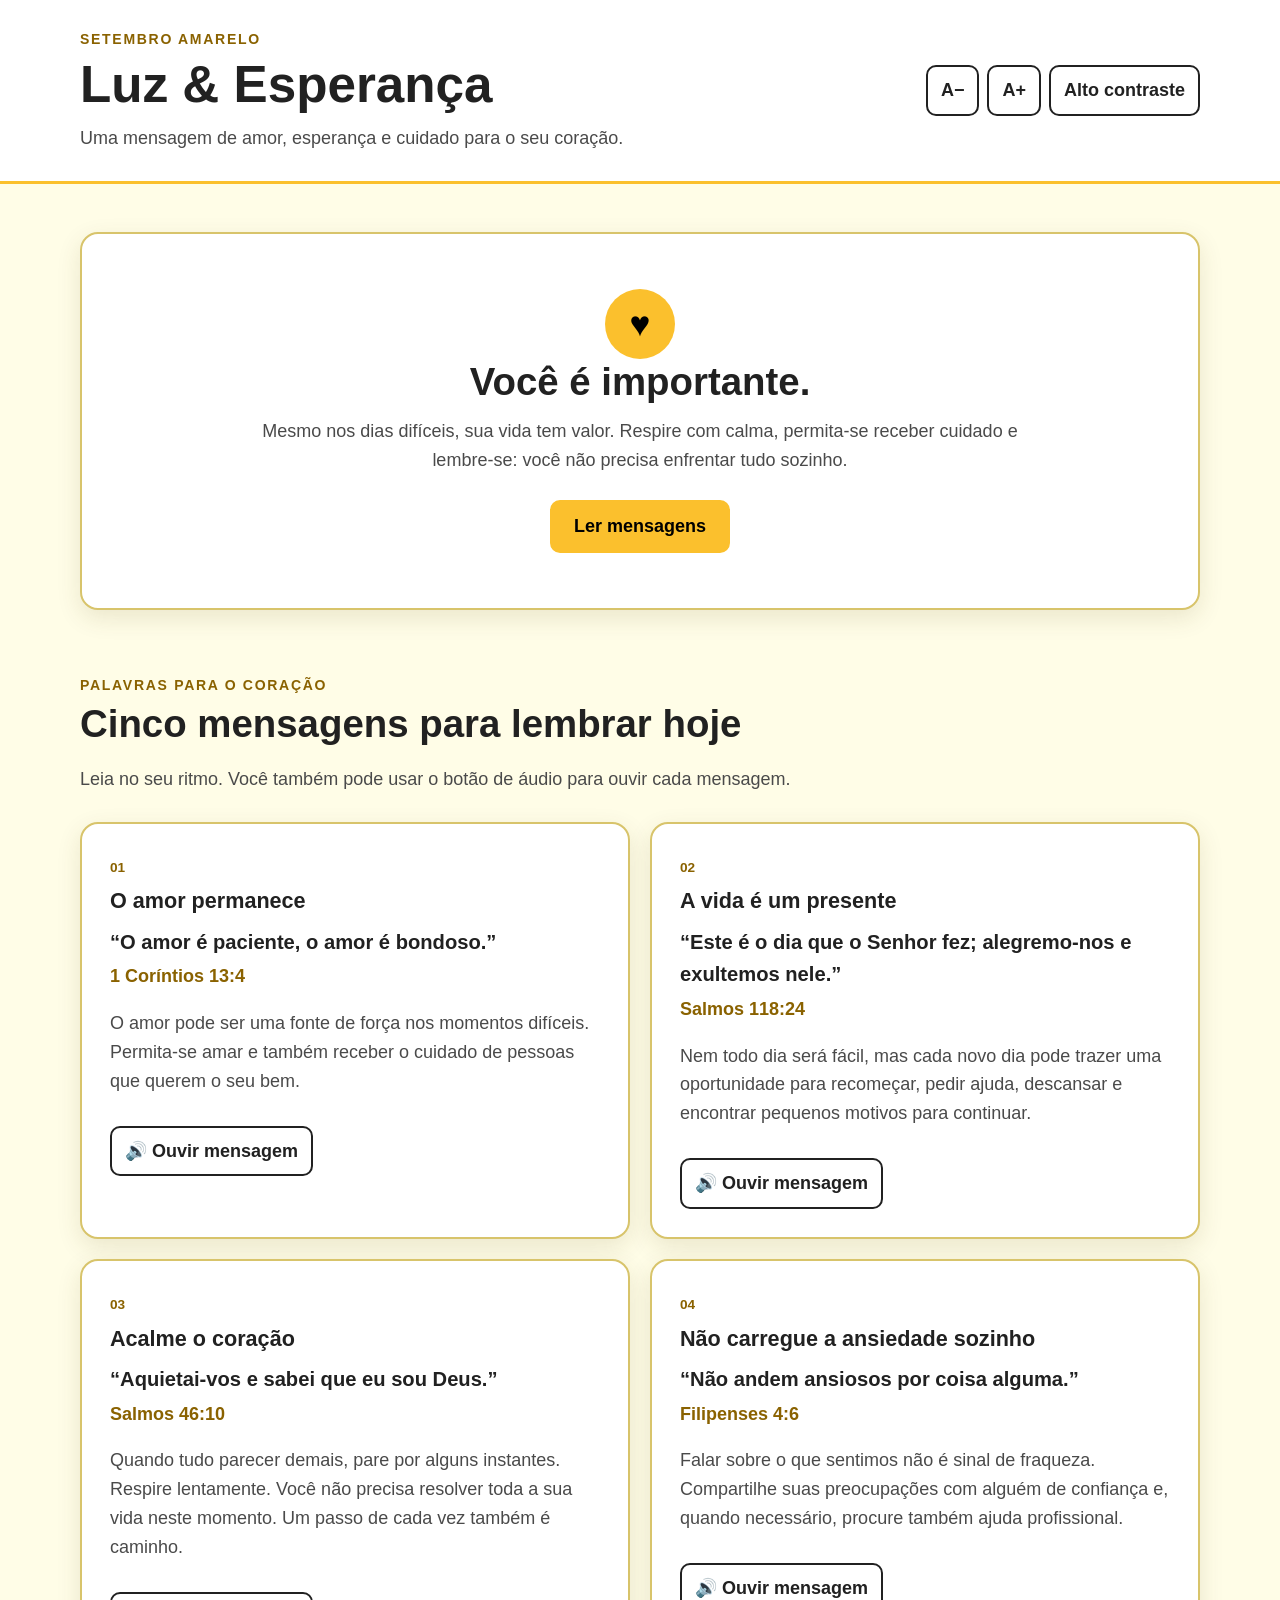
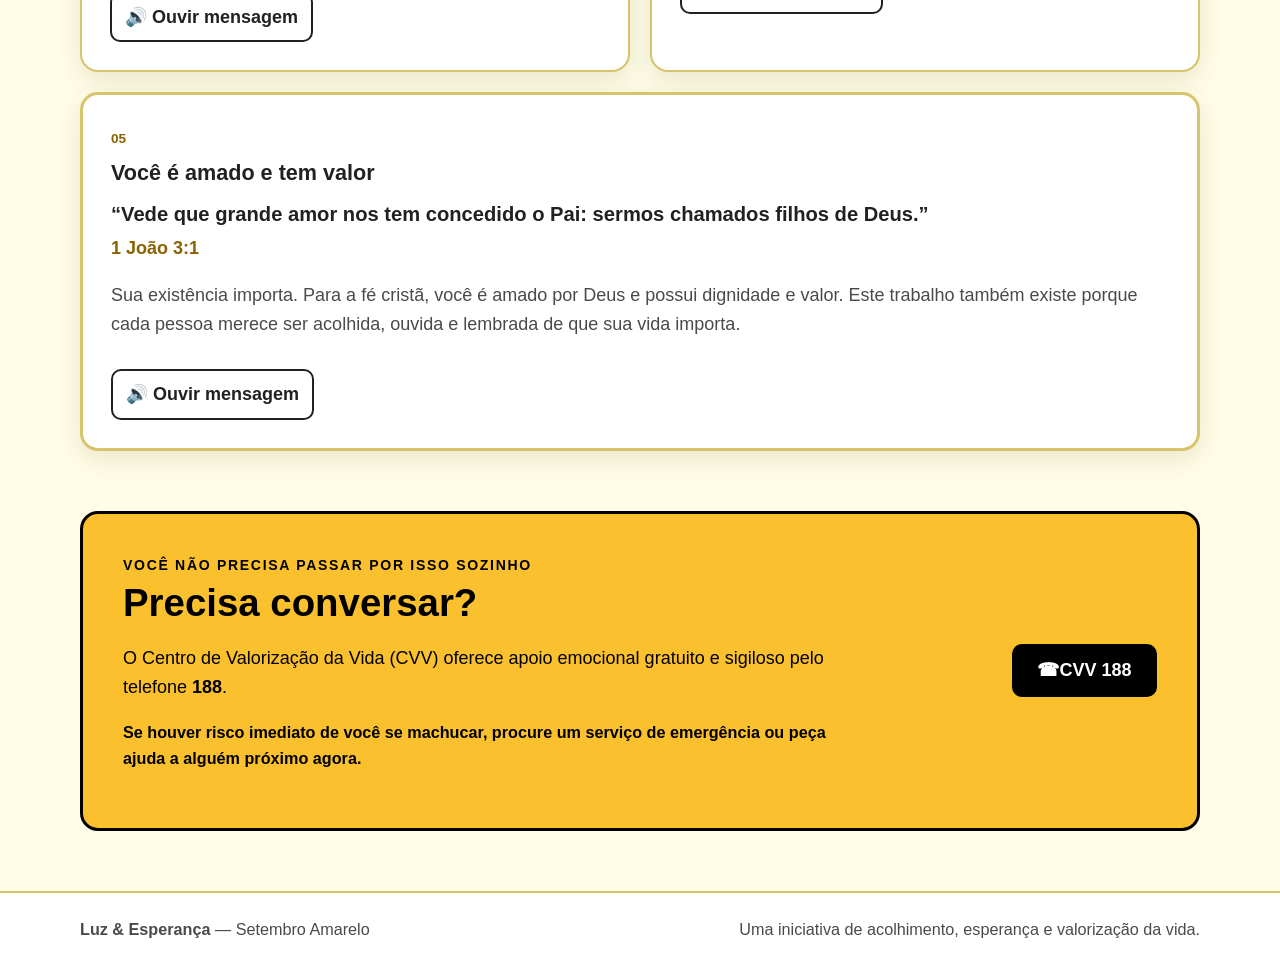
<file: Luz & Esperança/index.html>
<!DOCTYPE html>
<html lang="pt-BR">
<head>
    <meta charset="UTF-8">
    <meta name="viewport" content="width=device-width, initial-scale=1.0">
    <meta name="description" content="Luz & Esperança — mensagens bíblicas de acolhimento, esperança e amor para o Setembro Amarelo.">
    <title>Luz & Esperança — Setembro Amarelo</title>
    <link rel="stylesheet" href="style.css">
</head>

<body>
    <header class="site-header" role="banner">
        <div class="container header-content">
            <div>
                <p class="eyebrow">SETEMBRO AMARELO</p>
                <h1>Luz &amp; Esperança</h1>
                <p class="subtitle">Uma mensagem de amor, esperança e cuidado para o seu coração.</p>
            </div>

            <div class="accessibility-tools" aria-label="Ferramentas de acessibilidade">
                <button id="decrease-font" type="button" aria-label="Diminuir tamanho do texto">A−</button>
                <button id="increase-font" type="button" aria-label="Aumentar tamanho do texto">A+</button>
                <button id="contrast-toggle" type="button" aria-pressed="false">
                    Alto contraste
                </button>
            </div>
        </div>
    </header>

    <main id="main-content" role="main">
        <section class="hero container" aria-labelledby="hero-title">
            <div class="hero-card">
                <span class="heart" aria-hidden="true">♥</span>
                <h2 id="hero-title">Você é importante.</h2>
                <p>
                    Mesmo nos dias difíceis, sua vida tem valor. Respire com calma,
                    permita-se receber cuidado e lembre-se: você não precisa enfrentar
                    tudo sozinho.
                </p>
                <a class="primary-button" href="#mensagens">Ler mensagens</a>
            </div>
        </section>

        <section id="mensagens" class="messages-section container" aria-labelledby="messages-title">
            <div class="section-heading">
                <p class="eyebrow">PALAVRAS PARA O CORAÇÃO</p>
                <h2 id="messages-title">Cinco mensagens para lembrar hoje</h2>
                <p>
                    Leia no seu ritmo. Você também pode usar o botão de áudio para
                    ouvir cada mensagem.
                </p>
            </div>

            <div class="message-grid">
                <article class="message-card">
                    <span class="message-number" aria-hidden="true">01</span>
                    <h3>O amor permanece</h3>
                    <p class="verse">“O amor é paciente, o amor é bondoso.”</p>
                    <p class="reference">1 Coríntios 13:4</p>
                    <p>
                        O amor pode ser uma fonte de força nos momentos difíceis.
                        Permita-se amar e também receber o cuidado de pessoas que
                        querem o seu bem.
                    </p>
                    <button class="audio-button" type="button"
                            data-title="O amor permanece"
                            data-text="O amor é paciente, o amor é bondoso. Primeira Coríntios, capítulo 13, versículo 4. O amor pode ser uma fonte de força nos momentos difíceis. Permita-se amar e também receber o cuidado de pessoas que querem o seu bem."
                            aria-label="Ouvir a mensagem O amor permanece">
                        🔊 Ouvir mensagem
                    </button>
                </article>

                <article class="message-card">
                    <span class="message-number" aria-hidden="true">02</span>
                    <h3>A vida é um presente</h3>
                    <p class="verse">“Este é o dia que o Senhor fez; alegremo-nos e exultemos nele.”</p>
                    <p class="reference">Salmos 118:24</p>
                    <p>
                        Nem todo dia será fácil, mas cada novo dia pode trazer uma
                        oportunidade para recomeçar, pedir ajuda, descansar e
                        encontrar pequenos motivos para continuar.
                    </p>
                    <button class="audio-button" type="button"
                            data-title="A vida é um presente"
                            data-text="Este é o dia que o Senhor fez; alegremo-nos e exultemos nele. Salmos, capítulo 118, versículo 24. Nem todo dia será fácil, mas cada novo dia pode trazer uma oportunidade para recomeçar, pedir ajuda, descansar e encontrar pequenos motivos para continuar."
                            aria-label="Ouvir a mensagem A vida é um presente">
                        🔊 Ouvir mensagem
                    </button>
                </article>

                <article class="message-card">
                    <span class="message-number" aria-hidden="true">03</span>
                    <h3>Acalme o coração</h3>
                    <p class="verse">“Aquietai-vos e sabei que eu sou Deus.”</p>
                    <p class="reference">Salmos 46:10</p>
                    <p>
                        Quando tudo parecer demais, pare por alguns instantes.
                        Respire lentamente. Você não precisa resolver toda a sua
                        vida neste momento. Um passo de cada vez também é caminho.
                    </p>
                    <button class="audio-button" type="button"
                            data-title="Acalme o coração"
                            data-text="Aquietai-vos e sabei que eu sou Deus. Salmos, capítulo 46, versículo 10. Quando tudo parecer demais, pare por alguns instantes. Respire lentamente. Você não precisa resolver toda a sua vida neste momento. Um passo de cada vez também é caminho."
                            aria-label="Ouvir a mensagem Acalme o coração">
                        🔊 Ouvir mensagem
                    </button>
                </article>

                <article class="message-card">
                    <span class="message-number" aria-hidden="true">04</span>
                    <h3>Não carregue a ansiedade sozinho</h3>
                    <p class="verse">“Não andem ansiosos por coisa alguma.”</p>
                    <p class="reference">Filipenses 4:6</p>
                    <p>
                        Falar sobre o que sentimos não é sinal de fraqueza.
                        Compartilhe suas preocupações com alguém de confiança e,
                        quando necessário, procure também ajuda profissional.
                    </p>
                    <button class="audio-button" type="button"
                            data-title="Não carregue a ansiedade sozinho"
                            data-text="Não andem ansiosos por coisa alguma. Filipenses, capítulo 4, versículo 6. Falar sobre o que sentimos não é sinal de fraqueza. Compartilhe suas preocupações com alguém de confiança e, quando necessário, procure também ajuda profissional."
                            aria-label="Ouvir a mensagem Não carregue a ansiedade sozinho">
                        🔊 Ouvir mensagem
                    </button>
                </article>

                <article class="message-card featured">
                    <span class="message-number" aria-hidden="true">05</span>
                    <h3>Você é amado e tem valor</h3>
                    <p class="verse">“Vede que grande amor nos tem concedido o Pai: sermos chamados filhos de Deus.”</p>
                    <p class="reference">1 João 3:1</p>
                    <p>
                        Sua existência importa. Para a fé cristã, você é amado por
                        Deus e possui dignidade e valor. Este trabalho também existe
                        porque cada pessoa merece ser acolhida, ouvida e lembrada
                        de que sua vida importa.
                    </p>
                    <button class="audio-button" type="button"
                            data-title="Você é amado e tem valor"
                            data-text="Vede que grande amor nos tem concedido o Pai: sermos chamados filhos de Deus. Primeira João, capítulo 3, versículo 1. Sua existência importa. Para a fé cristã, você é amado por Deus e possui dignidade e valor. Este trabalho também existe porque cada pessoa merece ser acolhida, ouvida e lembrada de que sua vida importa."
                            aria-label="Ouvir a mensagem Você é amado e tem valor">
                        🔊 Ouvir mensagem
                    </button>
                </article>
            </div>

            <div id="speech-status" class="sr-status" role="status" aria-live="polite"></div>
        </section>

        <section class="support-section" aria-labelledby="support-title">
            <div class="container">
                <div class="support-card">
                    <div>
                        <p class="eyebrow">VOCÊ NÃO PRECISA PASSAR POR ISSO SOZINHO</p>
                        <h2 id="support-title">Precisa conversar?</h2>
                        <p>
                            O Centro de Valorização da Vida (CVV) oferece apoio emocional
                            gratuito e sigiloso pelo telefone <strong>188</strong>.
                        </p>
                        <p class="support-note">
                            Se houver risco imediato de você se machucar, procure um
                            serviço de emergência ou peça ajuda a alguém próximo agora.
                        </p>
                    </div>
                    <a class="cvv-button" href="tel:188" aria-label="Ligar para o CVV pelo número 188">
                        <span aria-hidden="true">☎</span>
                        CVV 188
                    </a>
                </div>
            </div>
        </section>
    </main>

    <footer class="site-footer" role="contentinfo">
        <div class="container footer-content">
            <p><strong>Luz &amp; Esperança</strong> — Setembro Amarelo</p>
            <p>Uma iniciativa de acolhimento, esperança e valorização da vida.</p>
        </div>
    </footer>

    <script src="script.js"></script>
</body>
</html>
</file>
<file: Luz & Esperança/style.css>
:root {
    --bg: #fffde7;
    --surface: #ffffff;
    --surface-soft: #fff8c9;
    --primary: #fbc02d;
    --primary-dark: #8a6200;
    --text: #212121;
    --text-soft: #4a4a4a;
    --border: #d8c46b;
    --focus: #005fcc;
    --shadow: 0 8px 25px rgba(80, 65, 0, 0.12);
    --font-size: 18px;
    --radius: 18px;
}

* {
    box-sizing: border-box;
}

html {
    scroll-behavior: smooth;
}

body {
    margin: 0;
    background: var(--bg);
    color: var(--text);
    font-family: Arial, "Segoe UI", sans-serif;
    font-size: var(--font-size);
    line-height: 1.6;
}

body.high-contrast {
    --bg: #000000;
    --surface: #111111;
    --surface-soft: #1b1b1b;
    --primary: #ffff00;
    --primary-dark: #ffff00;
    --text: #ffffff;
    --text-soft: #ffffff;
    --border: #ffff00;
    --focus: #00ffff;
    --shadow: none;
}

.container {
    width: min(1120px, calc(100% - 32px));
    margin-inline: auto;
}

.site-header {
    background: var(--surface);
    border-bottom: 3px solid var(--primary);
}

.header-content {
    min-height: 150px;
    display: flex;
    align-items: center;
    justify-content: space-between;
    gap: 24px;
    padding: 28px 0;
}

.eyebrow {
    margin: 0 0 4px;
    color: var(--primary-dark);
    font-size: 0.78em;
    font-weight: 800;
    letter-spacing: 0.12em;
}

.high-contrast .eyebrow {
    color: var(--primary);
}

h1, h2, h3 {
    line-height: 1.2;
}

h1 {
    margin: 0;
    font-size: clamp(2rem, 5vw, 3.2rem);
}

h2 {
    margin: 0 0 12px;
    font-size: clamp(1.65rem, 3vw, 2.4rem);
}

h3 {
    margin: 8px 0 12px;
    font-size: 1.35rem;
}

.subtitle {
    margin: 8px 0 0;
    color: var(--text-soft);
}

.accessibility-tools {
    display: flex;
    flex-wrap: wrap;
    gap: 8px;
    justify-content: flex-end;
}

button,
a {
    font: inherit;
}

button {
    cursor: pointer;
}

.accessibility-tools button,
.audio-button {
    border: 2px solid var(--text);
    background: var(--surface);
    color: var(--text);
    border-radius: 10px;
    padding: 9px 13px;
    font-weight: 700;
}

.accessibility-tools button:hover,
.audio-button:hover {
    background: var(--primary);
    color: #000;
}

.hero {
    padding: 48px 0 30px;
}

.hero-card {
    background: var(--surface);
    border: 2px solid var(--border);
    border-radius: var(--radius);
    box-shadow: var(--shadow);
    padding: clamp(28px, 5vw, 55px);
    text-align: center;
}

.heart {
    display: inline-grid;
    place-items: center;
    width: 70px;
    height: 70px;
    border-radius: 50%;
    background: var(--primary);
    color: #000;
    font-size: 2.2rem;
}

.hero-card p {
    max-width: 760px;
    margin: 0 auto 26px;
    color: var(--text-soft);
}

.primary-button,
.cvv-button {
    display: inline-flex;
    align-items: center;
    justify-content: center;
    min-height: 48px;
    padding: 10px 22px;
    border-radius: 10px;
    background: var(--primary);
    color: #000;
    text-decoration: none;
    font-weight: 800;
    border: 2px solid var(--primary);
}

.primary-button:hover,
.cvv-button:hover {
    filter: brightness(0.92);
}

.messages-section {
    padding: 34px 0 60px;
}

.section-heading {
    max-width: 760px;
    margin-bottom: 28px;
}

.section-heading > p:last-child {
    color: var(--text-soft);
}

.message-grid {
    display: grid;
    grid-template-columns: repeat(2, minmax(0, 1fr));
    gap: 20px;
}

.message-card {
    position: relative;
    background: var(--surface);
    border: 2px solid var(--border);
    border-radius: var(--radius);
    padding: 28px;
    box-shadow: var(--shadow);
}

.message-card.featured {
    grid-column: 1 / -1;
    border-width: 3px;
}

.message-number {
    display: inline-block;
    font-size: 0.85rem;
    font-weight: 900;
    color: var(--primary-dark);
}

.high-contrast .message-number {
    color: var(--primary);
}

.verse {
    margin: 0 0 4px;
    font-size: 1.12em;
    font-weight: 700;
}

.reference {
    margin: 0 0 16px;
    color: var(--primary-dark);
    font-weight: 800;
}

.high-contrast .reference {
    color: var(--primary);
}

.message-card > p:not(.verse):not(.reference) {
    color: var(--text-soft);
}

.audio-button {
    margin-top: 12px;
}

.support-section {
    padding: 0 0 60px;
}

.support-card {
    display: flex;
    align-items: center;
    justify-content: space-between;
    gap: 28px;
    background: var(--primary);
    color: #000;
    border-radius: var(--radius);
    padding: clamp(24px, 5vw, 40px);
    border: 3px solid #000;
}

.support-card .eyebrow,
.support-card h2 {
    color: #000;
}

.support-card p {
    max-width: 720px;
}

.support-note {
    font-size: 0.9em;
    font-weight: 600;
}

.cvv-button {
    flex: 0 0 auto;
    background: #000;
    color: #fff;
    border-color: #000;
    min-width: 145px;
}

.high-contrast .support-card {
    background: var(--primary);
    color: #000;
}

.high-contrast .support-card .eyebrow,
.high-contrast .support-card h2 {
    color: #000;
}

.site-footer {
    background: var(--surface);
    border-top: 2px solid var(--border);
}

.footer-content {
    padding: 24px 0;
    display: flex;
    justify-content: space-between;
    gap: 20px;
    color: var(--text-soft);
    font-size: 0.9em;
}

.footer-content p {
    margin: 0;
}

:focus-visible {
    outline: 4px solid var(--focus);
    outline-offset: 4px;
}

.sr-status {
    position: absolute;
    width: 1px;
    height: 1px;
    overflow: hidden;
    clip: rect(0, 0, 0, 0);
    white-space: nowrap;
}

@media (max-width: 760px) {
    .header-content,
    .support-card,
    .footer-content {
        flex-direction: column;
        align-items: stretch;
    }

    .accessibility-tools {
        justify-content: flex-start;
    }

    .message-grid {
        grid-template-columns: 1fr;
    }

    .message-card.featured {
        grid-column: auto;
    }

    .cvv-button {
        width: 100%;
    }
}

@media (prefers-reduced-motion: reduce) {
    html {
        scroll-behavior: auto;
    }
}
</file>
